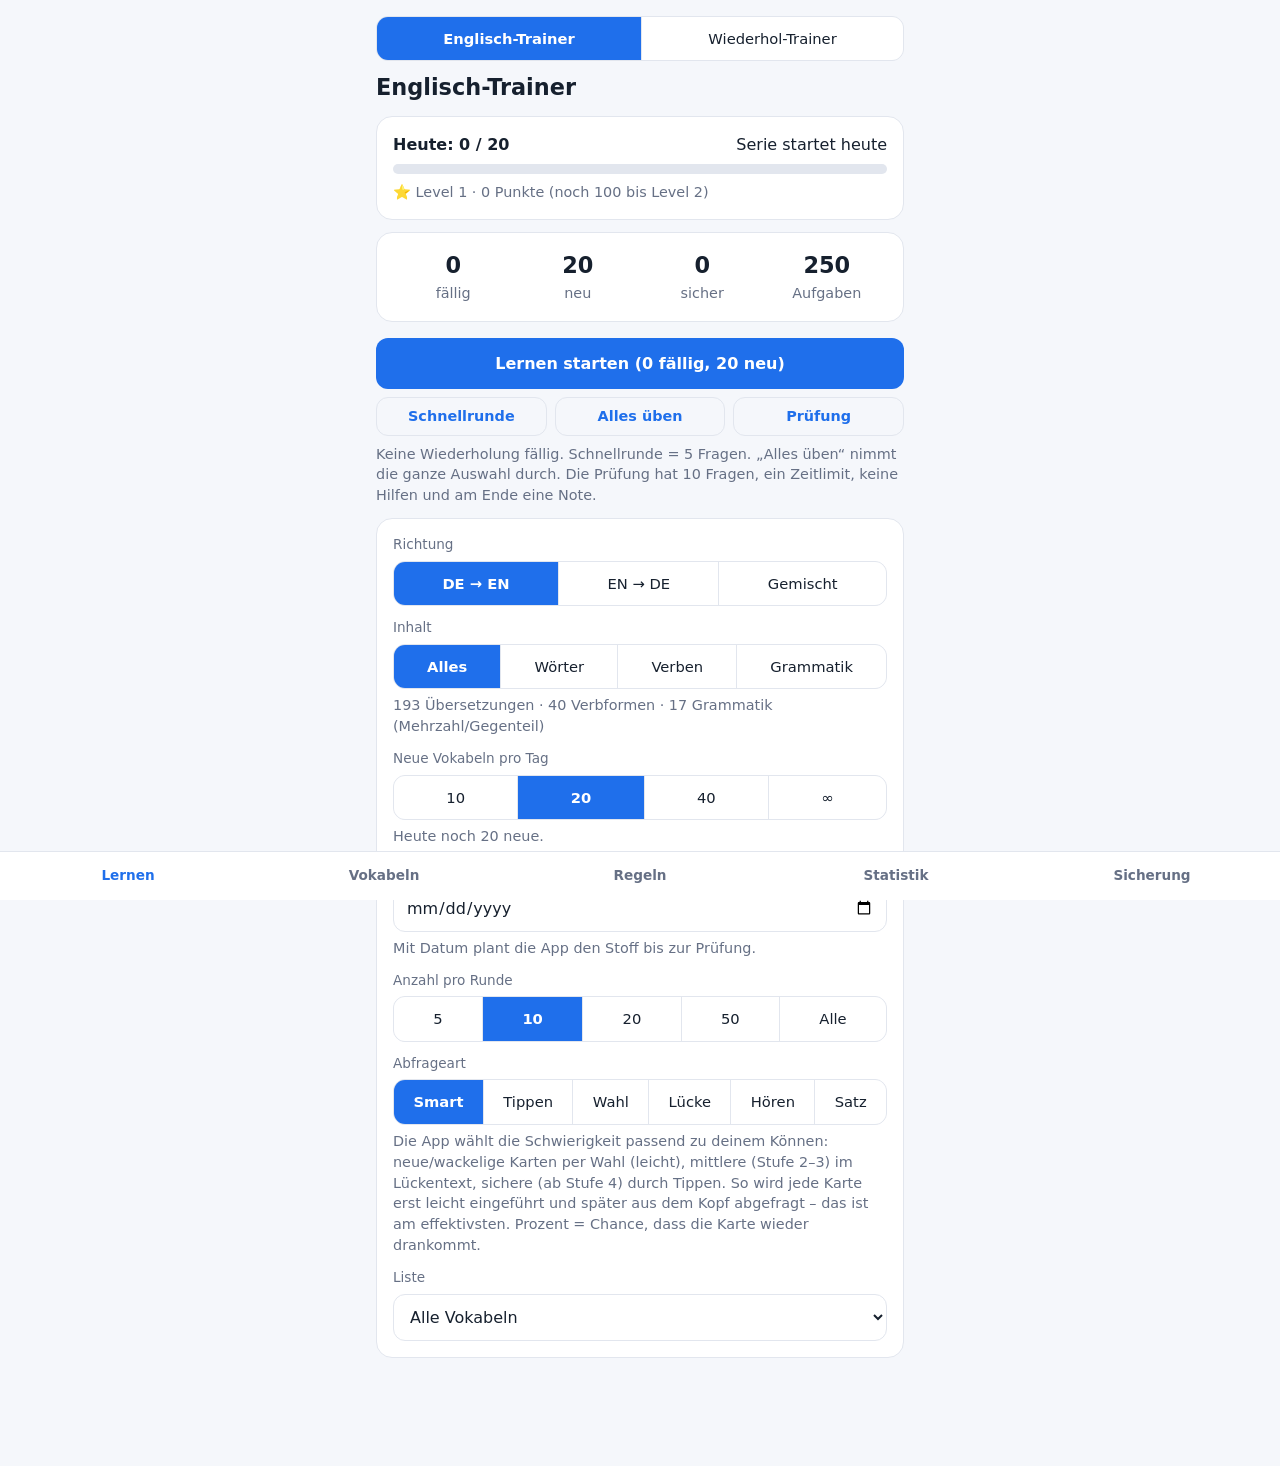
<file: index.html>
<!doctype html>
<html lang="de">
<head>
<meta charset="utf-8">
<meta name="viewport" content="width=device-width, initial-scale=1, viewport-fit=cover">
<meta name="theme-color" content="#1f6feb">
<link rel="manifest" href="manifest.webmanifest">
<link rel="icon" href="icon-192.png">
<link rel="apple-touch-icon" href="icon-192.png">
<title>Wiederhol-Trainer</title>
<link rel="stylesheet" href="style.css?v=6f545278">
</head>
<body>
<main id="app"></main>
<nav id="nav">
  <button data-nav="home">Lernen</button>
  <button data-nav="vocab">Vokabeln</button>
  <button data-nav="rules">Regeln</button>
  <button data-nav="stats">Statistik</button>
  <button data-nav="backup">Sicherung</button>
</nav>
<!-- Kein Subresource-Integrity-Hash möglich: Google aktualisiert dieses Skript laufend ohne Versionsnummer. -->
<script src="https://accounts.google.com/gsi/client"></script>
<script src="app.min.js?v=6f545278"></script>
</body>
</html>
</file>
<file: style.css>
:root {
  --bg: #f5f7fb; --card: #fff; --text: #16202e; --muted: #667085; --line: #e2e6ee;
  --accent: #1f6feb; --accent-text: #fff; --good: #1a9e55; --near: #d98a00; --bad: #d92d3a;
  --good-bg: #e6f6ed; --near-bg: #fdf3dc; --bad-bg: #fde8ea;
}
@media (prefers-color-scheme: dark) {
  :root:not([data-theme="light"]) {
    --bg: #0f141c; --card: #1a212c; --text: #e8edf5; --muted: #93a0b4; --line: #2a3342;
    --accent: #4c8dff; --good: #3ecf83; --near: #f0b03a; --bad: #ff6b76;
    --good-bg: #16352a; --near-bg: #3a2f14; --bad-bg: #3c1c20;
  }
}
:root[data-theme="dark"] {
  --bg: #0f141c; --card: #1a212c; --text: #e8edf5; --muted: #93a0b4; --line: #2a3342;
  --accent: #4c8dff; --good: #3ecf83; --near: #f0b03a; --bad: #ff6b76;
  --good-bg: #16352a; --near-bg: #3a2f14; --bad-bg: #3c1c20;
}
.chart { display: flex; align-items: flex-end; gap: 4px; height: 120px; }
.chart .col { flex: 1; height: 100%; display: flex; flex-direction: column; justify-content: flex-end; align-items: center; font-size: 0.7rem; color: var(--muted); }
.chart .col i { display: block; width: 100%; min-height: 2px; background: var(--accent); border-radius: 4px 4px 0 0; }
.chart .col i.new { background: var(--muted); }
#toast { position: fixed; left: 50%; bottom: 84px; transform: translateX(-50%) translateY(20px); opacity: 0; pointer-events: none; transition: .2s; background: var(--text); color: var(--bg); padding: 10px 14px; border-radius: 12px; display: flex; gap: 12px; align-items: center; z-index: 20; max-width: 92vw; }
#toast.on { opacity: 1; pointer-events: auto; transform: translateX(-50%); }
#toast .btn { color: var(--bg); border-color: var(--bg); background: transparent; width: auto; margin: 0; }
.badges { display: grid; grid-template-columns: 1fr 1fr; gap: 8px; }
.badge { border: 1px solid var(--line); border-radius: 12px; padding: 8px 10px; opacity: .55; }
.badge.on { opacity: 1; border-color: var(--good); background: var(--good-bg); }
.badge b, .badge span { display: block; } .badge span { font-size: .8rem; color: var(--muted); }
* { box-sizing: border-box; -webkit-tap-highlight-color: transparent; }
html, body { margin: 0; background: var(--bg); color: var(--text); font: 16px/1.45 system-ui, -apple-system, "Segoe UI", Roboto, sans-serif; }
/* Android 15+ und iPhone zeichnen die App bis unter die Statusleiste: oben und seitlich den geschuetzten Rand freilassen (--safe-area-* setzt Capacitor, env() der Browser) */
:root { --sa-top: max(var(--safe-area-inset-top, 0px), env(safe-area-inset-top, 0px)); --sa-bottom: max(var(--safe-area-inset-bottom, 0px), env(safe-area-inset-bottom, 0px)); }   /* der groessere der beiden Werte: je nach Android-Version liefert nur einer den echten Rand */
#app { max-width: 560px; margin: 0 auto; padding: calc(16px + var(--sa-top)) 16px calc(96px + var(--sa-bottom)); }
h1 { font-size: 1.4rem; margin: 4px 0 12px; }
h2 { font-size: 1.05rem; margin: 20px 0 8px; }
.card { background: var(--card); border: 1px solid var(--line); border-radius: 16px; padding: 16px; margin-bottom: 12px; }
.muted { color: var(--muted); font-size: .9rem; }
.row { display: flex; gap: 8px; align-items: center; }
.between { justify-content: space-between; }
.grow { flex: 1; }
button { font: inherit; color: inherit; cursor: pointer; }
.btn { border: 0; border-radius: 12px; padding: 14px 18px; background: var(--accent); color: var(--accent-text); font-weight: 600; width: 100%; }
.btn.ghost { background: transparent; color: var(--accent); border: 1px solid var(--line); }
.btn.small { width: auto; padding: 8px 12px; font-size: .9rem; }
.seg { display: flex; flex-wrap: wrap; gap: 1px; background: var(--line); border: 1px solid var(--line); border-radius: 12px; overflow: hidden; }
.seg button { flex: 1 1 auto; min-width: 0; border: 0; background: var(--card); padding: 11px 8px; font-size: .92rem; }   /* umbrechen statt abschneiden (schmale Handys, 6 Abfragearten) */
.seg button.on { background: var(--accent); color: var(--accent-text); font-weight: 600; }
select, textarea, input[type=time], input[type=text], input[type=search], input[type=number] { font: inherit; color: inherit; background: var(--card); border: 1px solid var(--line); border-radius: 12px; padding: 12px; width: 100%; }
textarea { resize: vertical; box-sizing: border-box; }
summary { cursor: pointer; }
.bar { height: 10px; background: var(--line); border-radius: 6px; overflow: hidden; }
.bar > i { display: block; height: 100%; background: var(--accent); transition: width .25s; }
.stats { display: grid; grid-template-columns: repeat(auto-fit, minmax(72px, 1fr)); gap: 8px; text-align: center; }
.stats b { display: block; font-size: 1.4rem; }
label.f { display: block; font-size: .85rem; color: var(--muted); margin: 12px 0 6px; }
nav#nav { position: fixed; bottom: 0; left: 0; right: 0; display: flex; background: var(--card); border-top: 1px solid var(--line); padding-bottom: var(--sa-bottom); }
nav#nav button { flex: 1; border: 0; background: none; padding: 14px 4px; color: var(--muted); font-weight: 600; }
nav#nav button.on { color: var(--accent); }
nav#nav.hidden { display: none; }
/* Quiz */
.q-task { display: table; margin: 4px auto 0; max-width: 100%; padding: 7px 16px; border-radius: 999px; font-weight: 700; font-size: 1.05rem; text-align: center; }
.k-tr { background: rgba(31, 111, 235, .14); color: var(--accent); }
.k-verb { background: rgba(13, 148, 136, .16); color: #0f9d8e; }
.k-pl { background: rgba(26, 158, 85, .16); color: var(--good); }
.k-opp { background: rgba(217, 138, 0, .2); color: var(--near); }
.q-label { color: var(--muted); font-size: .85rem; text-align: center; }
.q-prompt { font-size: 2rem; font-weight: 700; text-align: center; margin: 18px 0 6px; word-break: break-word; }
.q-hint { text-align: center; font: 600 1.3rem ui-monospace, Consolas, monospace; letter-spacing: .15em; min-height: 1.9rem; color: var(--near); }
.q-input { font-size: 1.4rem; text-align: center; margin: 10px 0; }
.fb { border-radius: 16px; padding: 16px; margin-bottom: 12px; }
.fb.perfect, .fb.helped { background: var(--good-bg); }
.fb.near { background: var(--near-bg); }
.fb.wrong { background: var(--bad-bg); }
.fb h3 { margin: 0 0 6px; }
.big { font-size: 1.6rem; font-weight: 700; }
.typed span.bad { color: var(--bad); text-decoration: underline wavy; }
.typed span.ok { color: var(--good); }
.ex { font-style: italic; margin-top: 8px; }
.iconbtn { border: 1px solid var(--line); background: var(--card); border-radius: 12px; width: 48px; height: 48px; font-size: 1.3rem; flex: none; }
.dots { letter-spacing: 2px; color: var(--accent); font-size: .8rem; white-space: nowrap; }
.list .item { display: flex; justify-content: space-between; gap: 8px; padding: 10px 0; border-bottom: 1px solid var(--line); }
.list .item:last-child { border: 0; }
.must { display: inline-block; font-size: .7rem; font-weight: 700; background: var(--accent); color: var(--accent-text); border-radius: 8px; padding: 1px 7px; margin-left: 4px; vertical-align: middle; }
.rule summary { list-style: none; }
.rule .ex { border-left: 3px solid var(--line); padding-left: 10px; margin: 8px 0; }
nav#nav button { font-size: .85rem; }

.pct { font-weight: 700; font-size: .85rem; white-space: nowrap; min-width: 3.2em; text-align: right; }
.pct.hi { color: #d93025; }
.pct.mid { color: #b06000; }
.pct.lo { color: #188038; }

.q-img { text-align: center; margin: 4px 0 0; }
.q-img img { width: 84px; height: 84px; object-fit: contain; }
.q-img img[src^="data:"] { width: 160px; height: 120px; object-fit: cover; border-radius: 12px; }
.thumb { width: 36px; height: 36px; object-fit: cover; border-radius: 6px; }
.easy { margin-top: 6px; color: var(--muted); }
.item .row { flex-wrap: wrap; justify-content: flex-end; }
.chk { display: flex; gap: 10px; align-items: center; margin: 8px 0; }
.chk input { width: 20px; height: 20px; flex: none; }
.rsd { margin: -2px 0 10px 30px; color: var(--muted); font-size: 0.9rem; }
.rsd summary { cursor: pointer; color: var(--accent); }
.rsd[open] summary { margin-bottom: 4px; }

.dlg-back { position: fixed; inset: 0; background: rgba(0,0,0,.5); z-index: 60; display: flex; align-items: center; justify-content: center; padding: 12px; }
.dlg { background: var(--card); color: var(--text); border-radius: 16px; padding: 16px; width: 100%; max-width: 600px; max-height: 92vh; overflow: auto; }
.dup { border-top: 1px solid var(--line); padding: 12px 0; }
.dup-cols { display: grid; grid-template-columns: 1fr 1fr; gap: 10px; }
.dup-row { font-size: .88rem; margin-top: 4px; word-break: break-word; }
.dup-row span { display: block; color: var(--muted); font-size: .72rem; }
.dup-row.diff { background: var(--near-bg); border-radius: 6px; padding: 2px 6px; }
.dup-opts { display: flex; flex-wrap: wrap; gap: 6px 14px; margin-top: 8px; font-size: .9rem; }
.dup-opts label { display: flex; align-items: center; gap: 4px; }
.rsrow { display: flex; align-items: center; justify-content: space-between; gap: 8px; }
.rsrow .chk { flex: 1; }
.lockbtn { flex: none; background: none; border: 1px solid var(--line); border-radius: 10px; width: 40px; height: 40px; display: flex; align-items: center; justify-content: center; color: var(--muted); cursor: pointer; }
.rsrow.locked .lockbtn { color: var(--accent-text); background: var(--accent); border-color: var(--accent); }
.rsrow.locked .chk { opacity: .5; }
.rsl-box { margin: 0 0 8px 30px; }
.rsl-box summary { cursor: pointer; color: var(--accent); }
.rsl-box .chk { margin: 6px 0; }
.tap { flex: 1; cursor: pointer; }
.list .item .row { flex-wrap: wrap; justify-content: flex-end; align-items: center; }
.chk { display: flex; align-items: center; gap: 8px; margin: 4px 0; }
.chk input { width: 20px; height: 20px; }
.pron { color: var(--muted); margin-top: 6px; }
.rep-grid{display:grid;grid-template-columns:1fr 1fr;gap:10px}
.rep-deck{display:flex;flex-direction:column;gap:2px;text-align:left;padding:12px;border:1px solid var(--line);border-radius:14px;background:var(--card);color:var(--text);font:inherit}
.rep-deck.rep-new{align-items:center;justify-content:center;color:var(--accent)}
.rep-ico{font-size:1.6rem}
.rep-err{color:#c33;margin-top:10px;font-weight:600}
.rep-type{display:block;text-align:left;margin-top:8px}
.rep-type.on{border-color:var(--accent);box-shadow:0 0 0 2px var(--accent)}
.rep-thumb{height:36px;width:36px;object-fit:cover;border-radius:8px;vertical-align:middle;margin-right:8px}
.rep-ok{color:var(--good,#2a7);font-weight:600;margin:8px 0}
label .q-input, .card .q-input, #r-filter { font-size: 1rem; text-align: left; margin: 4px 0 8px; }
.rep-more { margin: 10px 0 0; } .rep-more summary { cursor: pointer; color: var(--accent); font-size: .9rem; padding: 6px 0; }
.wd { margin-top: 6px; line-height: 1.6; }
.wd s { color: var(--bad); text-decoration: line-through; }
.wd b.want { color: var(--good); }
.wd b.miss { color: var(--near); }

.pct-parts { font-size: .8rem; color: var(--muted, #667); margin-top: 2px; }
.pct-parts .pct { min-width: 0; font-size: .8rem; }
/* Vom Nutzer als richtig gemeldete Antworten: Chip mit ✕ zum Entfernen */
.added-row { margin-top: 4px; font-size: .85rem; display: flex; flex-wrap: wrap; align-items: center; gap: 4px 6px; }
.chip-added { display: inline-flex; align-items: center; gap: 4px; background: var(--card); border: 1px solid var(--line); border-radius: 999px; padding: 1px 4px 1px 10px; color: var(--text); }
.chip-x { border: 0; background: transparent; color: var(--muted); font-size: .9rem; line-height: 1; min-width: 28px; min-height: 28px; border-radius: 50%; cursor: pointer; }
.chip-x:hover, .chip-x:focus-visible { background: var(--line); color: var(--text); }
/* Vokabelliste auf schmalen Bildschirmen: Text ueber die ganze Breite, Knoepfe darunter */
@media (max-width: 520px) { .list .item.vrow { flex-wrap: wrap; } .list .item.vrow .tap { flex: 1 1 100%; } .list .item.vrow .row { flex: 1 1 100%; } }

/* Wiederhol-Trainer: Vorschau der Wiederholungen und schwierigste Karten */
.fc-row { display: flex; align-items: center; gap: 8px; margin-top: 8px; }
.fc-day { flex: 0 0 3.6em; font-size: .9rem; }
.fc-bar { flex: 1 1 auto; min-width: 0; }
.fc-n { flex: 0 0 2em; text-align: right; }
.hard-row { display: flex; justify-content: space-between; gap: 10px; padding: 8px 0; border-bottom: 1px solid var(--line); }
.hard-row:last-of-type { border-bottom: 0; }
.hard-q { min-width: 0; overflow-wrap: anywhere; }
.hard-row .muted { white-space: nowrap; }
</file>
